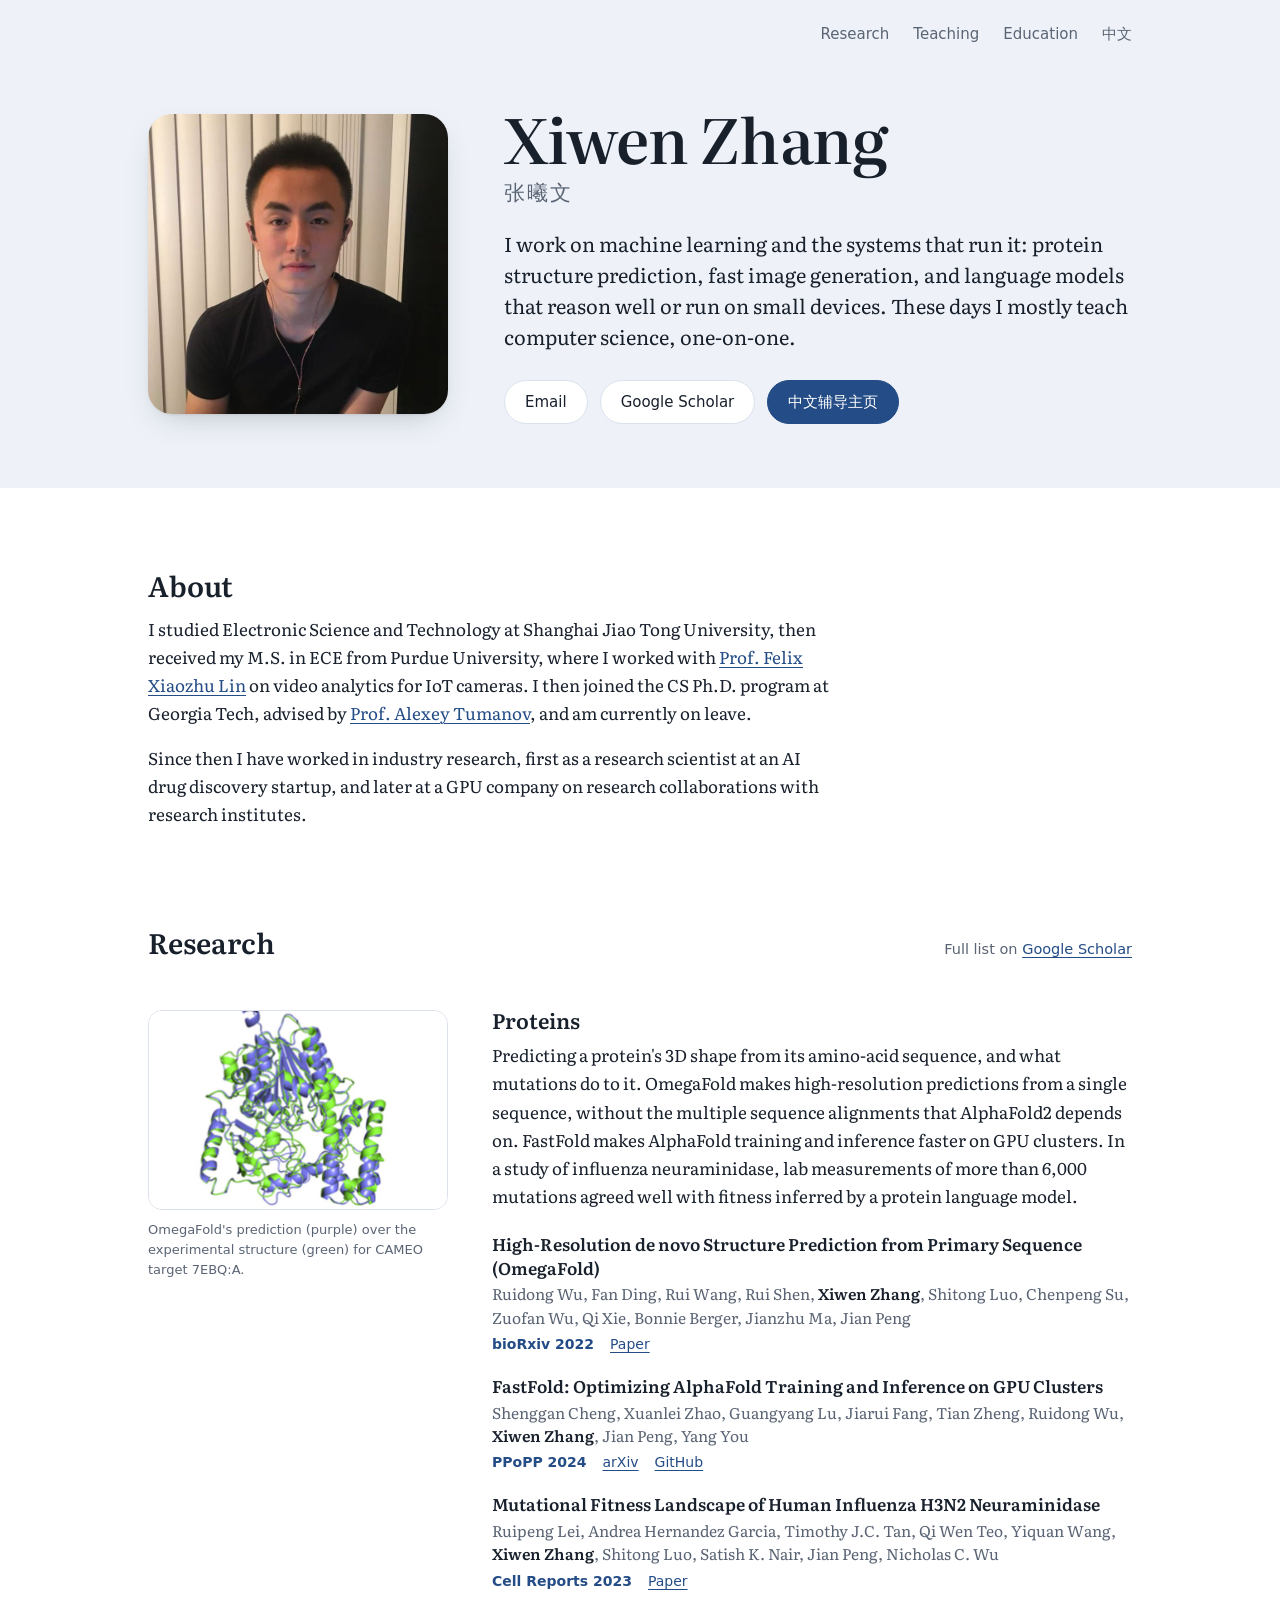
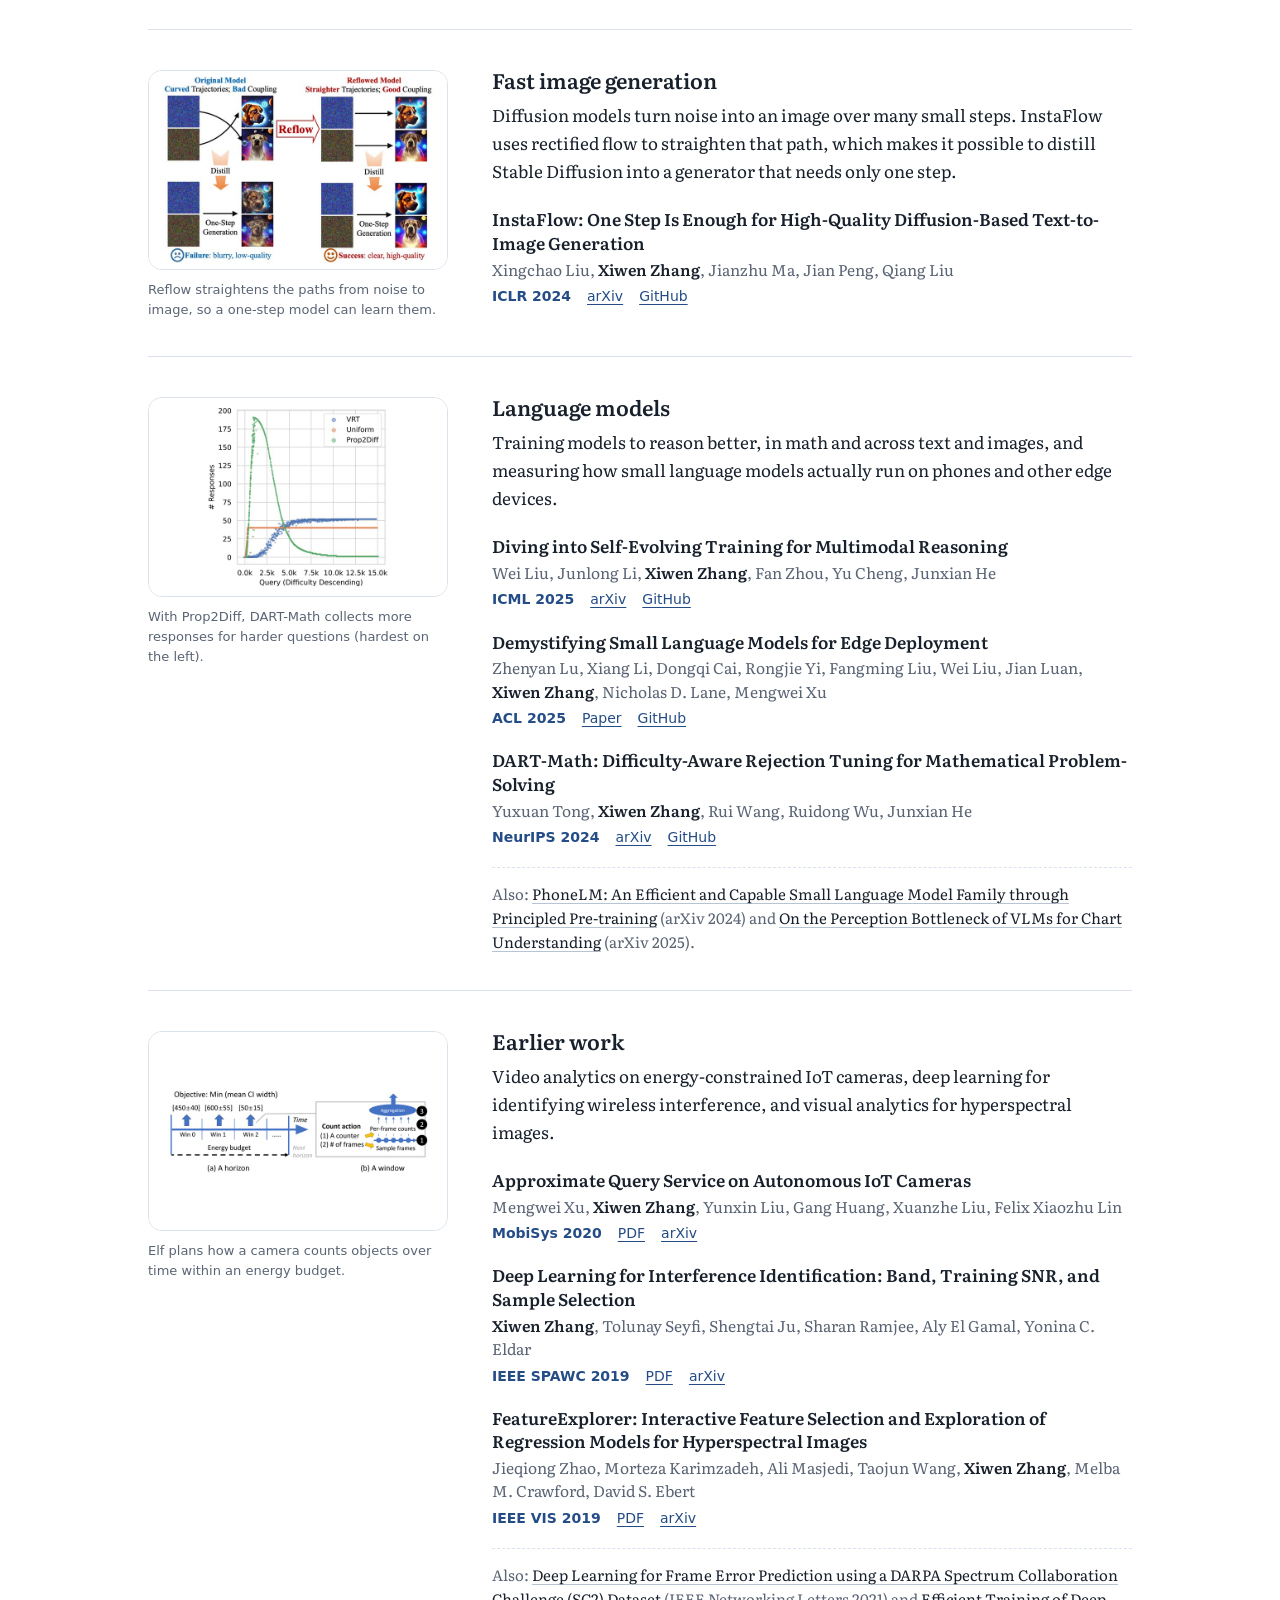
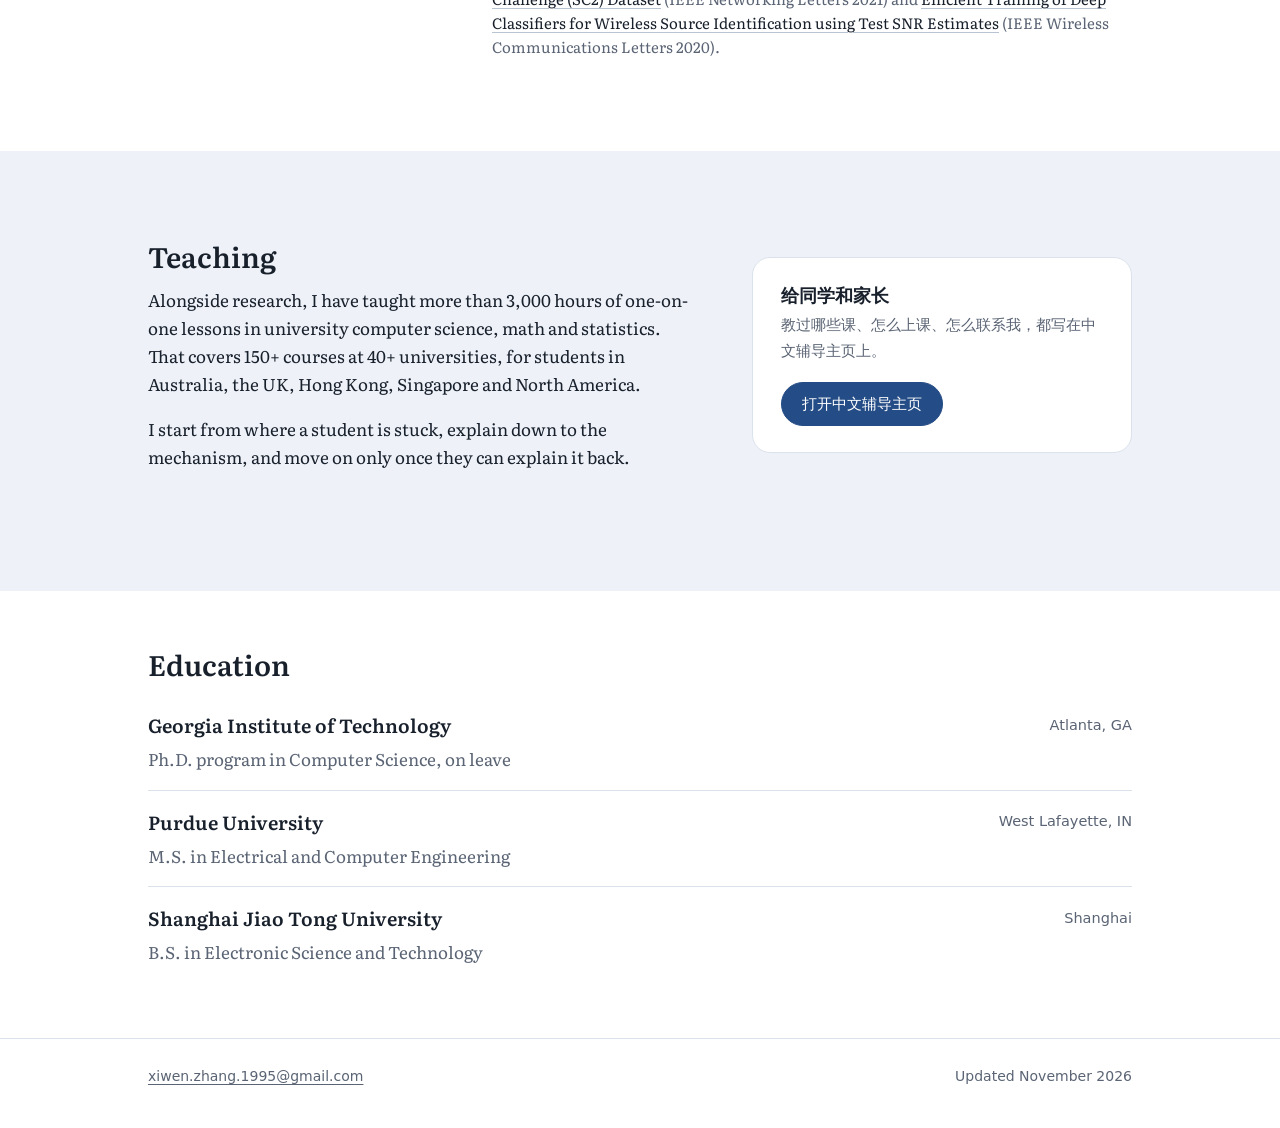
<file: index.html>
<!DOCTYPE html>
<html lang="en">
<head>
<meta charset="utf-8">
<meta name="viewport" content="width=device-width, initial-scale=1">
<title>Xiwen Zhang</title>
<meta name="description" content="Xiwen Zhang works on machine learning and the systems that run it: protein structure prediction, fast image generation and language models.">
<meta property="og:title" content="Xiwen Zhang">
<meta property="og:description" content="Machine learning and systems research: protein structure prediction, fast image generation and language models.">
<meta property="og:url" content="https://xiwenzhang.dev/">
<meta property="og:image" content="https://xiwenzhang.dev/image/og.jpg">
<link rel="canonical" href="https://xiwenzhang.dev/">
<link rel="icon" href="image/favicon.png">
<link rel="apple-touch-icon" href="image/apple-touch-icon.png">
<link rel="preload" href="fonts/literata-latin.woff" as="font" type="font/woff" crossorigin>
<link rel="stylesheet" href="style.css">
</head>
<body class="en">

<div class="top">
<div class="wrap">
  <header class="topbar">
    <span></span>
    <nav>
      <a href="#research">Research</a>
      <a href="#teaching">Teaching</a>
      <a class="optional" href="#education">Education</a>
      <a href="tutoring.html" lang="zh">中文</a>
    </nav>
  </header>

  <div class="hero">
    <img class="portrait" src="image/photo.jpg" alt="Xiwen Zhang">
    <div>
      <h1>Xiwen Zhang <span class="alt-name" lang="zh">张曦文</span></h1>
      <p class="lede">I work on machine learning and the systems that run it: protein structure prediction, fast image generation, and language models that reason well or run on small devices. These days I mostly teach computer science, one-on-one.</p>
      <div class="actions">
        <a class="btn" href="mailto:xiwen.zhang.1995@gmail.com">Email</a>
        <a class="btn" href="https://scholar.google.com/citations?user=9ArsuzwAAAAJ&amp;hl=en">Google Scholar</a>
        <a class="btn primary" href="tutoring.html" lang="zh">中文辅导主页</a>
      </div>
    </div>
  </div>
</div>
</div>

<div class="wrap">
  <section id="about">
    <div class="measure">
      <h2>About</h2>
      <p style="margin-top:12px">I studied Electronic Science and Technology at Shanghai Jiao Tong University, then received my M.S. in ECE from Purdue University, where I worked with <a href="https://engineering.purdue.edu/~xzl/">Prof. Felix Xiaozhu Lin</a> on video analytics for IoT cameras. I then joined the CS Ph.D. program at Georgia Tech, advised by <a href="https://www.cc.gatech.edu/~atumanov/">Prof. Alexey Tumanov</a>, and am currently on leave.</p>
      <p>Since then I have worked in industry research, first as a research scientist at an AI drug discovery startup, and later at a GPU company on research collaborations with research institutes.</p>
    </div>
  </section>

  <section id="research">
    <div class="section-head">
      <h2>Research</h2>
      <span class="aside">Full list on <a href="https://scholar.google.com/citations?user=9ArsuzwAAAAJ&amp;hl=en">Google Scholar</a></span>
    </div>

    <article class="thread">
      <figure>
        <img src="image/research/protein.jpg" alt="Predicted protein structure overlaid on the experimental structure">
        <figcaption>OmegaFold's prediction (purple) over the experimental structure (green) for CAMEO target 7EBQ:A.</figcaption>
      </figure>
      <div>
        <h3>Proteins</h3>
        <p class="desc">Predicting a protein's 3D shape from its amino-acid sequence, and what mutations do to it. OmegaFold makes high-resolution predictions from a single sequence, without the multiple sequence alignments that AlphaFold2 depends on. FastFold makes AlphaFold training and inference faster on GPU clusters. In a study of influenza neuraminidase, lab measurements of more than 6,000 mutations agreed well with fitness inferred by a protein language model.</p>
        <div class="paper">
          <a class="title" href="https://doi.org/10.1101/2022.07.21.500999">High-Resolution de novo Structure Prediction from Primary Sequence (OmegaFold)</a>
          <span class="authors">Ruidong Wu, Fan Ding, Rui Wang, Rui Shen, <span class="me">Xiwen Zhang</span>, Shitong Luo, Chenpeng Su, Zuofan Wu, Qi Xie, Bonnie Berger, Jianzhu Ma, Jian Peng</span>
          <span class="meta"><span class="venue">bioRxiv 2022</span><a href="https://doi.org/10.1101/2022.07.21.500999">Paper</a></span>
        </div>
        <div class="paper">
          <a class="title" href="https://arxiv.org/abs/2203.00854">FastFold: Optimizing AlphaFold Training and Inference on GPU Clusters</a>
          <span class="authors">Shenggan Cheng, Xuanlei Zhao, Guangyang Lu, Jiarui Fang, Tian Zheng, Ruidong Wu, <span class="me">Xiwen Zhang</span>, Jian Peng, Yang You</span>
          <span class="meta"><span class="venue">PPoPP 2024</span><a href="https://arxiv.org/abs/2203.00854">arXiv</a><a href="https://github.com/hpcaitech/FastFold">GitHub</a></span>
        </div>
        <div class="paper">
          <a class="title" href="https://doi.org/10.1016/j.celrep.2022.111951">Mutational Fitness Landscape of Human Influenza H3N2 Neuraminidase</a>
          <span class="authors">Ruipeng Lei, Andrea Hernandez Garcia, Timothy J.C. Tan, Qi Wen Teo, Yiquan Wang, <span class="me">Xiwen Zhang</span>, Shitong Luo, Satish K. Nair, Jian Peng, Nicholas C. Wu</span>
          <span class="meta"><span class="venue">Cell Reports 2023</span><a href="https://doi.org/10.1016/j.celrep.2022.111951">Paper</a></span>
        </div>
      </div>
    </article>

    <article class="thread">
      <figure>
        <img src="image/research/diffusion.jpg" alt="Diagram: reflow straightens trajectories so one-step generation succeeds" loading="lazy">
        <figcaption>Reflow straightens the paths from noise to image, so a one-step model can learn them.</figcaption>
      </figure>
      <div>
        <h3>Fast image generation</h3>
        <p class="desc">Diffusion models turn noise into an image over many small steps. InstaFlow uses rectified flow to straighten that path, which makes it possible to distill Stable Diffusion into a generator that needs only one step.</p>
        <div class="paper">
          <a class="title" href="https://arxiv.org/abs/2309.06380">InstaFlow: One Step Is Enough for High-Quality Diffusion-Based Text-to-Image Generation</a>
          <span class="authors">Xingchao Liu, <span class="me">Xiwen Zhang</span>, Jianzhu Ma, Jian Peng, Qiang Liu</span>
          <span class="meta"><span class="venue">ICLR 2024</span><a href="https://arxiv.org/abs/2309.06380">arXiv</a><a href="https://github.com/gnobitab/InstaFlow">GitHub</a></span>
        </div>
      </div>
    </article>

    <article class="thread">
      <figure>
        <img src="image/research/language.jpg" alt="Plot of responses per query, by query difficulty" loading="lazy">
        <figcaption>With Prop2Diff, DART-Math collects more responses for harder questions (hardest on the left).</figcaption>
      </figure>
      <div>
        <h3>Language models</h3>
        <p class="desc">Training models to reason better, in math and across text and images, and measuring how small language models actually run on phones and other edge devices.</p>
        <div class="paper">
          <a class="title" href="https://arxiv.org/abs/2412.17451">Diving into Self-Evolving Training for Multimodal Reasoning</a>
          <span class="authors">Wei Liu, Junlong Li, <span class="me">Xiwen Zhang</span>, Fan Zhou, Yu Cheng, Junxian He</span>
          <span class="meta"><span class="venue">ICML 2025</span><a href="https://arxiv.org/abs/2412.17451">arXiv</a><a href="https://github.com/hkust-nlp/mstar">GitHub</a></span>
        </div>
        <div class="paper">
          <a class="title" href="https://aclanthology.org/2025.acl-long.718/">Demystifying Small Language Models for Edge Deployment</a>
          <span class="authors">Zhenyan Lu, Xiang Li, Dongqi Cai, Rongjie Yi, Fangming Liu, Wei Liu, Jian Luan, <span class="me">Xiwen Zhang</span>, Nicholas D. Lane, Mengwei Xu</span>
          <span class="meta"><span class="venue">ACL 2025</span><a href="https://aclanthology.org/2025.acl-long.718/">Paper</a><a href="https://github.com/UbiquitousLearning/SLM_Survey">GitHub</a></span>
        </div>
        <div class="paper">
          <a class="title" href="https://arxiv.org/abs/2407.13690">DART-Math: Difficulty-Aware Rejection Tuning for Mathematical Problem-Solving</a>
          <span class="authors">Yuxuan Tong, <span class="me">Xiwen Zhang</span>, Rui Wang, Ruidong Wu, Junxian He</span>
          <span class="meta"><span class="venue">NeurIPS 2024</span><a href="https://arxiv.org/abs/2407.13690">arXiv</a><a href="https://github.com/hkust-nlp/dart-math">GitHub</a></span>
        </div>
        <p class="also">Also: <a href="https://arxiv.org/abs/2411.05046">PhoneLM: An Efficient and Capable Small Language Model Family through Principled Pre-training</a> (arXiv 2024) and <a href="https://arxiv.org/abs/2503.18435">On the Perception Bottleneck of VLMs for Chart Understanding</a> (arXiv 2025).</p>
      </div>
    </article>

    <article class="thread">
      <figure>
        <img src="image/research/early.jpg" alt="Diagram of how Elf schedules counting on a camera within an energy budget" loading="lazy">
        <figcaption>Elf plans how a camera counts objects over time within an energy budget.</figcaption>
      </figure>
      <div>
        <h3>Earlier work</h3>
        <p class="desc">Video analytics on energy-constrained IoT cameras, deep learning for identifying wireless interference, and visual analytics for hyperspectral images.</p>
        <div class="paper">
          <a class="title" href="files/MobiSys-Elf.pdf">Approximate Query Service on Autonomous IoT Cameras</a>
          <span class="authors">Mengwei Xu, <span class="me">Xiwen Zhang</span>, Yunxin Liu, Gang Huang, Xuanzhe Liu, Felix Xiaozhu Lin</span>
          <span class="meta"><span class="venue">MobiSys 2020</span><a href="files/MobiSys-Elf.pdf">PDF</a><a href="https://arxiv.org/abs/1909.00841">arXiv</a></span>
        </div>
        <div class="paper">
          <a class="title" href="files/spawc19.pdf">Deep Learning for Interference Identification: Band, Training SNR, and Sample Selection</a>
          <span class="authors"><span class="me">Xiwen Zhang</span>, Tolunay Seyfi, Shengtai Ju, Sharan Ramjee, Aly El Gamal, Yonina C. Eldar</span>
          <span class="meta"><span class="venue">IEEE SPAWC 2019</span><a href="files/spawc19.pdf">PDF</a><a href="https://arxiv.org/abs/1905.08054">arXiv</a></span>
        </div>
        <div class="paper">
          <a class="title" href="files/vis19.pdf">FeatureExplorer: Interactive Feature Selection and Exploration of Regression Models for Hyperspectral Images</a>
          <span class="authors">Jieqiong Zhao, Morteza Karimzadeh, Ali Masjedi, Taojun Wang, <span class="me">Xiwen Zhang</span>, Melba M. Crawford, David S. Ebert</span>
          <span class="meta"><span class="venue">IEEE VIS 2019</span><a href="files/vis19.pdf">PDF</a><a href="https://arxiv.org/abs/1908.00671">arXiv</a></span>
        </div>
        <p class="also">Also: <a href="https://arxiv.org/abs/2005.01446">Deep Learning for Frame Error Prediction using a DARPA Spectrum Collaboration Challenge (SC2) Dataset</a> (IEEE Networking Letters 2021) and <a href="https://arxiv.org/abs/1912.11896">Efficient Training of Deep Classifiers for Wireless Source Identification using Test SNR Estimates</a> (IEEE Wireless Communications Letters 2020).</p>
      </div>
    </article>
  </section>
</div>

<section id="teaching" class="band">
  <div class="wrap">
    <div class="inner">
      <div class="measure">
        <h2>Teaching</h2>
        <p style="margin-top:12px">Alongside research, I have taught more than 3,000 hours of one-on-one lessons in university computer science, math and statistics. That covers 150+ courses at 40+ universities, for students in Australia, the UK, Hong Kong, Singapore and North America.</p>
        <p style="margin:0">I start from where a student is stuck, explain down to the mechanism, and move on only once they can explain it back.</p>
      </div>
      <div class="bridge" lang="zh">
        <h3>给同学和家长</h3>
        <p>教过哪些课、怎么上课、怎么联系我，都写在中文辅导主页上。</p>
        <a class="btn primary" href="tutoring.html">打开中文辅导主页</a>
      </div>
    </div>
  </div>
</section>

<div class="wrap">
  <section id="education" style="padding-top:56px">
    <h2>Education</h2>
    <div class="edu">
      <div class="edu-row">
        <span class="school">Georgia Institute of Technology</span>
        <span class="degree">Ph.D. program in Computer Science, on leave</span>
        <span class="place">Atlanta, GA</span>
      </div>
      <div class="edu-row">
        <span class="school">Purdue University</span>
        <span class="degree">M.S. in Electrical and Computer Engineering</span>
        <span class="place">West Lafayette, IN</span>
      </div>
      <div class="edu-row">
        <span class="school">Shanghai Jiao Tong University</span>
        <span class="degree">B.S. in Electronic Science and Technology</span>
        <span class="place">Shanghai</span>
      </div>
    </div>
  </section>
</div>

<footer>
  <div class="wrap">
    <a href="mailto:xiwen.zhang.1995@gmail.com">xiwen.zhang.1995@gmail.com</a>
    <span>Updated November 2026</span>
  </div>
</footer>

</body>
</html>
</file>
<file: style.css>
@font-face {
  font-family: "Literata";
  src: url("fonts/literata-latin.woff") format("woff");
  font-weight: 400 650;
  font-style: normal;
  font-display: swap;
}

:root {
  --paper: #ffffff;
  --ink: #18202c;
  --slate: #5a6474;
  --blue: #244c86;
  --blue-dark: #1b3b6a;
  --mist: #eef2f8;
  --rule: #dbe2ec;
  --serif: "Literata", Charter, "Iowan Old Style", Georgia, serif;
  --sans: -apple-system, BlinkMacSystemFont, "PingFang SC", "Hiragino Sans GB", "Microsoft YaHei",
          "Noto Sans CJK SC", "Segoe UI", system-ui, sans-serif;
  --mono: ui-monospace, "SF Mono", Menlo, Consolas, "Liberation Mono", monospace;
}

* { box-sizing: border-box; }
html { -webkit-text-size-adjust: 100%; scroll-behavior: smooth; }
@media (prefers-reduced-motion: reduce) { html { scroll-behavior: auto; } }

body {
  margin: 0;
  background: var(--paper);
  color: var(--ink);
  -webkit-font-smoothing: antialiased;
}
body.en { font-family: var(--serif); font-size: 17px; line-height: 1.65; }
body.zh { font-family: var(--sans); font-size: 16px; line-height: 1.85; }
[lang="zh"] { font-family: var(--sans); }

img { max-width: 100%; display: block; }
p { margin: 0 0 1em; }
a { color: var(--blue); text-underline-offset: 3px; text-decoration-thickness: 1px; }
a:hover { color: var(--blue-dark); }
:focus-visible { outline: 2px solid var(--blue); outline-offset: 3px; border-radius: 4px; }

.wrap { max-width: 1040px; margin: 0 auto; padding: 0 28px; }

/* top band */
.top { background: var(--mist); margin-bottom: 56px; }
.top .hero { padding-bottom: 64px; }
body.zh .top .hero { padding-bottom: 40px; }
.top .facts { border-bottom: 0; border-top: 1px solid var(--rule); margin-bottom: 0; padding: 26px 0 34px; }

/* top bar */
.topbar { display: flex; justify-content: space-between; align-items: center; padding: 22px 0; font-family: var(--sans); font-size: 15px; }
.topbar .home { color: var(--ink); text-decoration: none; font-weight: 600; }
.topbar nav { display: flex; gap: 24px; }
.topbar nav a { color: var(--slate); text-decoration: none; }
.topbar nav a:hover { color: var(--ink); }

/* hero */
.hero { display: grid; grid-template-columns: 300px 1fr; gap: 56px; align-items: center; padding: 36px 0 72px; }
.portrait { width: 300px; height: 300px; object-fit: cover; border-radius: 24px; box-shadow: 0 1px 2px rgba(24, 32, 44, .08), 0 12px 32px -12px rgba(24, 32, 44, .25); }
h1 { margin: 0; font-weight: 560; line-height: 1.05; }
body.en h1 { font-size: clamp(42px, 6vw, 62px); letter-spacing: -0.015em; }
body.zh h1 { font-size: clamp(38px, 5.2vw, 52px); letter-spacing: 0.06em; font-weight: 600; }
.alt-name { display: block; margin-top: 12px; color: var(--slate); font-size: 21px; font-weight: 400; letter-spacing: 0.1em; }
body.zh .alt-name { font-family: var(--serif); letter-spacing: 0.01em; }
.lede { font-size: 20px; line-height: 1.55; margin: 24px 0 28px; max-width: 34em; }
body.zh .lede { font-size: 19px; line-height: 1.75; margin: 22px 0 6px; }
.creds { color: var(--slate); margin: 0 0 26px; }

.actions { display: flex; flex-wrap: wrap; gap: 12px; }
.btn {
  display: inline-flex; align-items: center; height: 44px; padding: 0 20px;
  border: 1px solid var(--rule); border-radius: 999px; background: var(--paper);
  color: var(--ink); text-decoration: none; font-family: var(--sans); font-size: 15px; cursor: pointer;
  transition: border-color .15s, color .15s, background .15s;
}
.btn:hover { border-color: var(--blue); color: var(--blue); }
.btn.primary { background: var(--blue); border-color: var(--blue); color: #fff; }
.btn.primary:hover { background: var(--blue-dark); border-color: var(--blue-dark); color: #fff; }

/* sections */
section { padding: 24px 0 56px; }
.section-head { display: flex; justify-content: space-between; align-items: baseline; gap: 20px; margin-bottom: 8px; }
h2 { margin: 0; font-size: 28px; line-height: 1.25; font-weight: 600; }
body.zh h2 { font-size: 24px; letter-spacing: 0.04em; }
.section-head .aside { font-family: var(--sans); font-size: 14.5px; color: var(--slate); }
.measure { max-width: 690px; }

/* research threads */
.thread { display: grid; grid-template-columns: 300px 1fr; gap: 44px; padding: 36px 0; border-top: 1px solid var(--rule); }
.thread:first-of-type { border-top: 0; }
.thread figure { margin: 4px 0 0; }
.thread figure img { width: 100%; aspect-ratio: 3 / 2; object-fit: cover; border: 1px solid var(--rule); border-radius: 14px; background: #fff; }
.thread figcaption { margin-top: 10px; font-family: var(--sans); font-size: 13px; line-height: 1.55; color: var(--slate); }
h3 { margin: 0 0 8px; font-size: 21px; line-height: 1.3; font-weight: 600; }
.thread .desc { margin-bottom: 22px; }

.paper { margin: 0 0 18px; }
.paper:last-child { margin-bottom: 0; }
.paper .title { display: block; font-weight: 600; color: var(--ink); text-decoration: none; line-height: 1.4; }
.paper a.title:hover { color: var(--blue); text-decoration: underline; }
.paper .authors { display: block; color: var(--slate); font-size: 15.5px; line-height: 1.5; margin-top: 3px; }
.paper .me { color: var(--ink); font-weight: 600; }
.paper .meta { display: flex; flex-wrap: wrap; gap: 6px 16px; margin-top: 4px; font-family: var(--sans); font-size: 14px; }
.paper .venue { color: var(--blue); font-weight: 600; }
.also { margin: 18px 0 0; padding-top: 14px; border-top: 1px dashed var(--rule); font-size: 15px; line-height: 1.6; color: var(--slate); }
.also a { color: var(--ink); text-decoration-color: #b9c4d3; }
.also a:hover { color: var(--blue); text-decoration-color: currentColor; }

/* teaching band (academic page) */
.band { background: var(--mist); }
.band .inner { display: grid; grid-template-columns: 1fr 380px; gap: 56px; align-items: center; padding: 64px 0; }
.bridge { background: var(--paper); border: 1px solid var(--rule); border-radius: 18px; padding: 26px 28px; font-family: var(--sans); }
.bridge h3 { font-family: var(--sans); font-size: 18px; margin-bottom: 6px; }
.bridge p { color: var(--slate); font-size: 15px; line-height: 1.7; margin-bottom: 18px; }

/* education */
.edu { margin-top: 12px; }
.edu-row { display: grid; grid-template-columns: 1fr auto; gap: 4px 24px; padding: 16px 0; border-top: 1px solid var(--rule); }
.edu-row:first-child { border-top: 0; }
.edu-row .school { font-weight: 600; font-size: 19px; }
.edu-row .degree { color: var(--slate); grid-column: 1; }
.edu-row .place { color: var(--slate); font-family: var(--sans); font-size: 14.5px; grid-column: 2; grid-row: 1; align-self: center; }

footer { border-top: 1px solid var(--rule); padding: 26px 0 40px; font-family: var(--sans); font-size: 14px; color: var(--slate); }
footer .wrap { display: flex; justify-content: space-between; gap: 16px; flex-wrap: wrap; }
footer a { color: var(--slate); }

/* tutoring page */
.facts { display: flex; gap: 48px; flex-wrap: wrap; padding: 28px 0 30px; border-bottom: 1px solid var(--rule); margin-bottom: 48px; }
.facts div { display: flex; align-items: baseline; gap: 10px; }
.facts b { font-family: var(--serif); font-weight: 500; font-size: 34px; color: var(--blue); line-height: 1; }
.facts span { color: var(--slate); font-size: 15px; }

.rows { margin-top: 14px; }
.row { display: grid; grid-template-columns: 190px 1fr; gap: 24px; padding: 14px 0; border-top: 1px solid var(--rule); }
.row:first-child { border-top: 0; }
.row dt { font-weight: 600; }
.row dd { margin: 0; color: var(--slate); }

.steps { list-style: none; margin: 18px 0 40px; padding: 0; display: grid; grid-template-columns: 1fr 1fr; gap: 30px 48px; counter-reset: step; }
.steps li { counter-increment: step; display: grid; grid-template-columns: 44px 1fr; }
.steps li::before { content: counter(step); font-family: var(--serif); font-size: 30px; line-height: 1.1; color: var(--blue); font-weight: 500; }
.steps h3 { font-family: var(--sans); font-size: 17px; margin: 2px 0 4px; }
.steps p { margin: 0; color: var(--slate); }

.example { background: var(--mist); border-radius: 22px; padding: 34px 36px 30px; }
.example h3 { font-family: var(--sans); font-size: 17px; margin-bottom: 4px; }
.example .intro { color: var(--slate); margin-bottom: 20px; }
.example .stage { display: grid; grid-template-columns: 1fr 1fr; gap: 24px; align-items: center; }
.example pre {
  margin: 0; padding: 20px 22px; background: var(--paper); border: 1px solid var(--rule); border-radius: 14px;
  font-family: var(--mono); font-size: 16px; line-height: 1.75; color: var(--ink); overflow-x: auto;
}
.example pre .c { color: #7a8494; }
.example svg { width: 100%; height: auto; }
.example .say { margin: 22px 0 0; padding-left: 16px; border-left: 3px solid var(--blue); }
.example .say p { margin: 0 0 6px; }
.example .say p:last-child { margin: 0; color: var(--slate); }

.contact { display: grid; grid-template-columns: 1fr auto; gap: 28px; align-items: center; border: 1px solid var(--rule); border-radius: 22px; padding: 30px 32px; }
.contact dl { margin: 0; display: grid; grid-template-columns: 64px 1fr; gap: 10px 16px; align-items: center; }
.contact dt { color: var(--slate); }
.contact dd { margin: 0; font-size: 17px; overflow-wrap: anywhere; }
.contact dd a { color: var(--ink); text-decoration: none; }
.contact dd a:hover { color: var(--blue); }
.contact .note { grid-column: 1 / -1; margin: 0; color: var(--slate); font-size: 14.5px; }
.contact .qr { width: 140px; height: 140px; border-radius: 12px; border: 1px solid var(--rule); background: #fff; }

/* what students and agencies said */
.voices { background: var(--mist); padding: 64px 0 64px; margin: 0 0 56px; }
.voices .intro { color: var(--slate); margin: 10px 0 30px; max-width: 690px; }
.voice-list { columns: 2; column-gap: 24px; }
.voice { break-inside: avoid; margin: 0 0 24px; background: var(--paper); border: 1px solid var(--rule); border-radius: 18px 18px 18px 6px; padding: 20px 22px 16px; }
.voice blockquote { margin: 0; font-size: 16.5px; line-height: 1.8; }
.voice .who { display: flex; justify-content: space-between; align-items: baseline; gap: 12px; margin-top: 12px; font-size: 13.5px; color: var(--slate); }
.voice .shot { white-space: nowrap; }

.viewer { border: 0; padding: 0; background: transparent; max-width: min(92vw, 700px); overflow: visible; }
.viewer::backdrop { background: rgba(24, 32, 44, .72); }
.viewer img { max-height: 80vh; width: auto; max-width: 100%; margin: 0 auto; border-radius: 12px; background: #fff; }
.viewer .btn { margin: 14px auto 0; display: flex; }

.qr-wrap { grid-column: 2; grid-row: 1 / span 2; margin: 0; text-align: center; font-size: 13px; color: var(--slate); }
.qr-wrap figcaption { margin-top: 8px; }
.contact .note { grid-column: 1; }

.copied { color: var(--blue); font-size: 14px; margin-left: 4px; }

@media (max-width: 820px) {
  .hero { grid-template-columns: 1fr; gap: 28px; padding: 16px 0 52px; }
  .portrait { width: 168px; height: 168px; border-radius: 20px; }
  .lede { font-size: 18px; }
  .thread { grid-template-columns: 1fr; gap: 18px; padding: 30px 0; }
  .band .inner { grid-template-columns: 1fr; gap: 28px; padding: 48px 0; }
  .steps { grid-template-columns: 1fr; gap: 22px; }
  .example { padding: 24px 20px; }
  .example .stage { grid-template-columns: 1fr; }
  .row { grid-template-columns: 1fr; gap: 2px; }
  .facts { display: grid; grid-template-columns: repeat(3, 1fr); gap: 12px; padding: 22px 0 24px; }
  .facts div { flex-direction: column; gap: 6px; }
  .facts b { font-size: 30px; }
  .facts span { font-size: 14px; }
  .contact { grid-template-columns: 1fr; padding: 24px 20px; }
  .qr-wrap { grid-column: 1; grid-row: auto; justify-self: start; text-align: left; }
  .voice-list { columns: 1; }
  .voices { padding: 48px 0; }
  .contact dl { grid-template-columns: 44px 1fr; gap: 10px 12px; }
  .contact dd { font-size: 16px; }
}
@media (max-width: 520px) {
  .wrap { padding: 0 20px; }
  .topbar nav { gap: 16px; }
  .topbar nav .optional { display: none; }
  body.en { font-size: 16.5px; }
  .section-head { flex-direction: column; gap: 2px; }
  .edu-row { grid-template-columns: 1fr; }
  .edu-row .place { grid-column: 1; grid-row: auto; }
}
</file>
